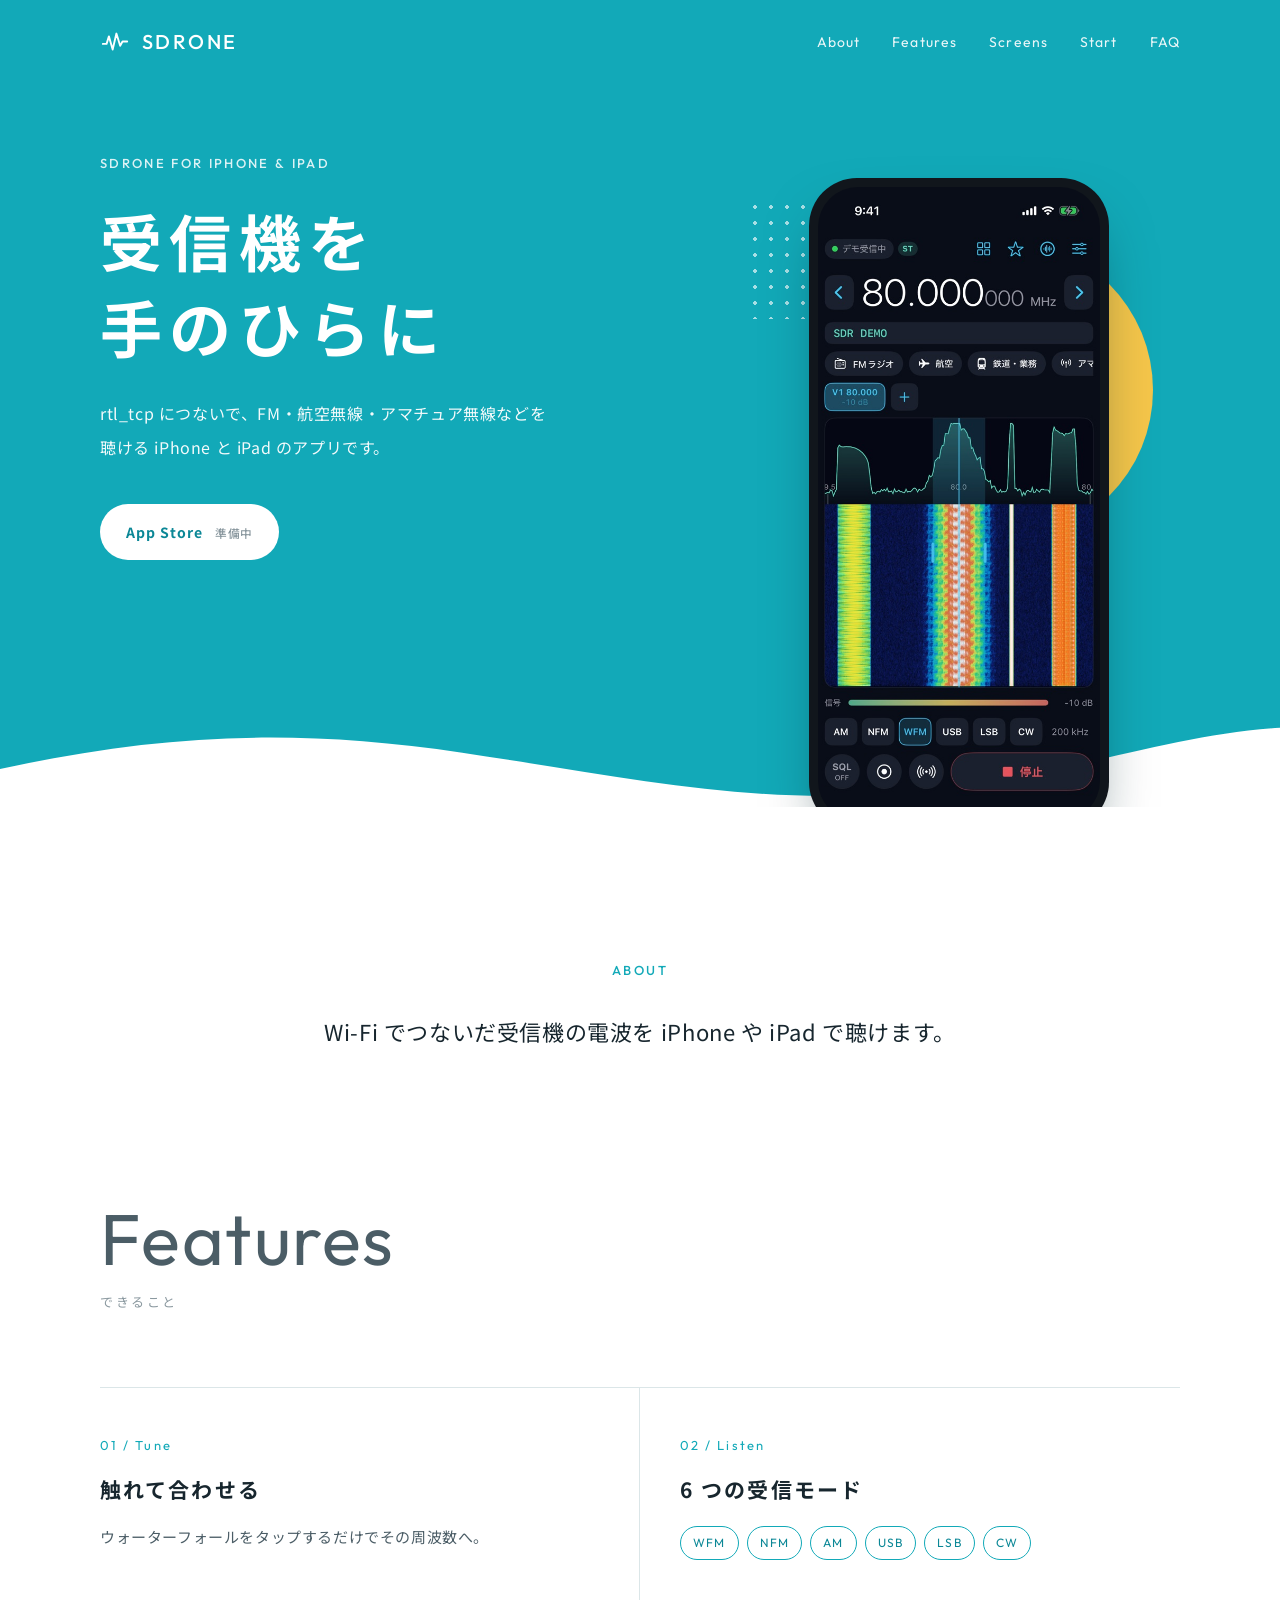
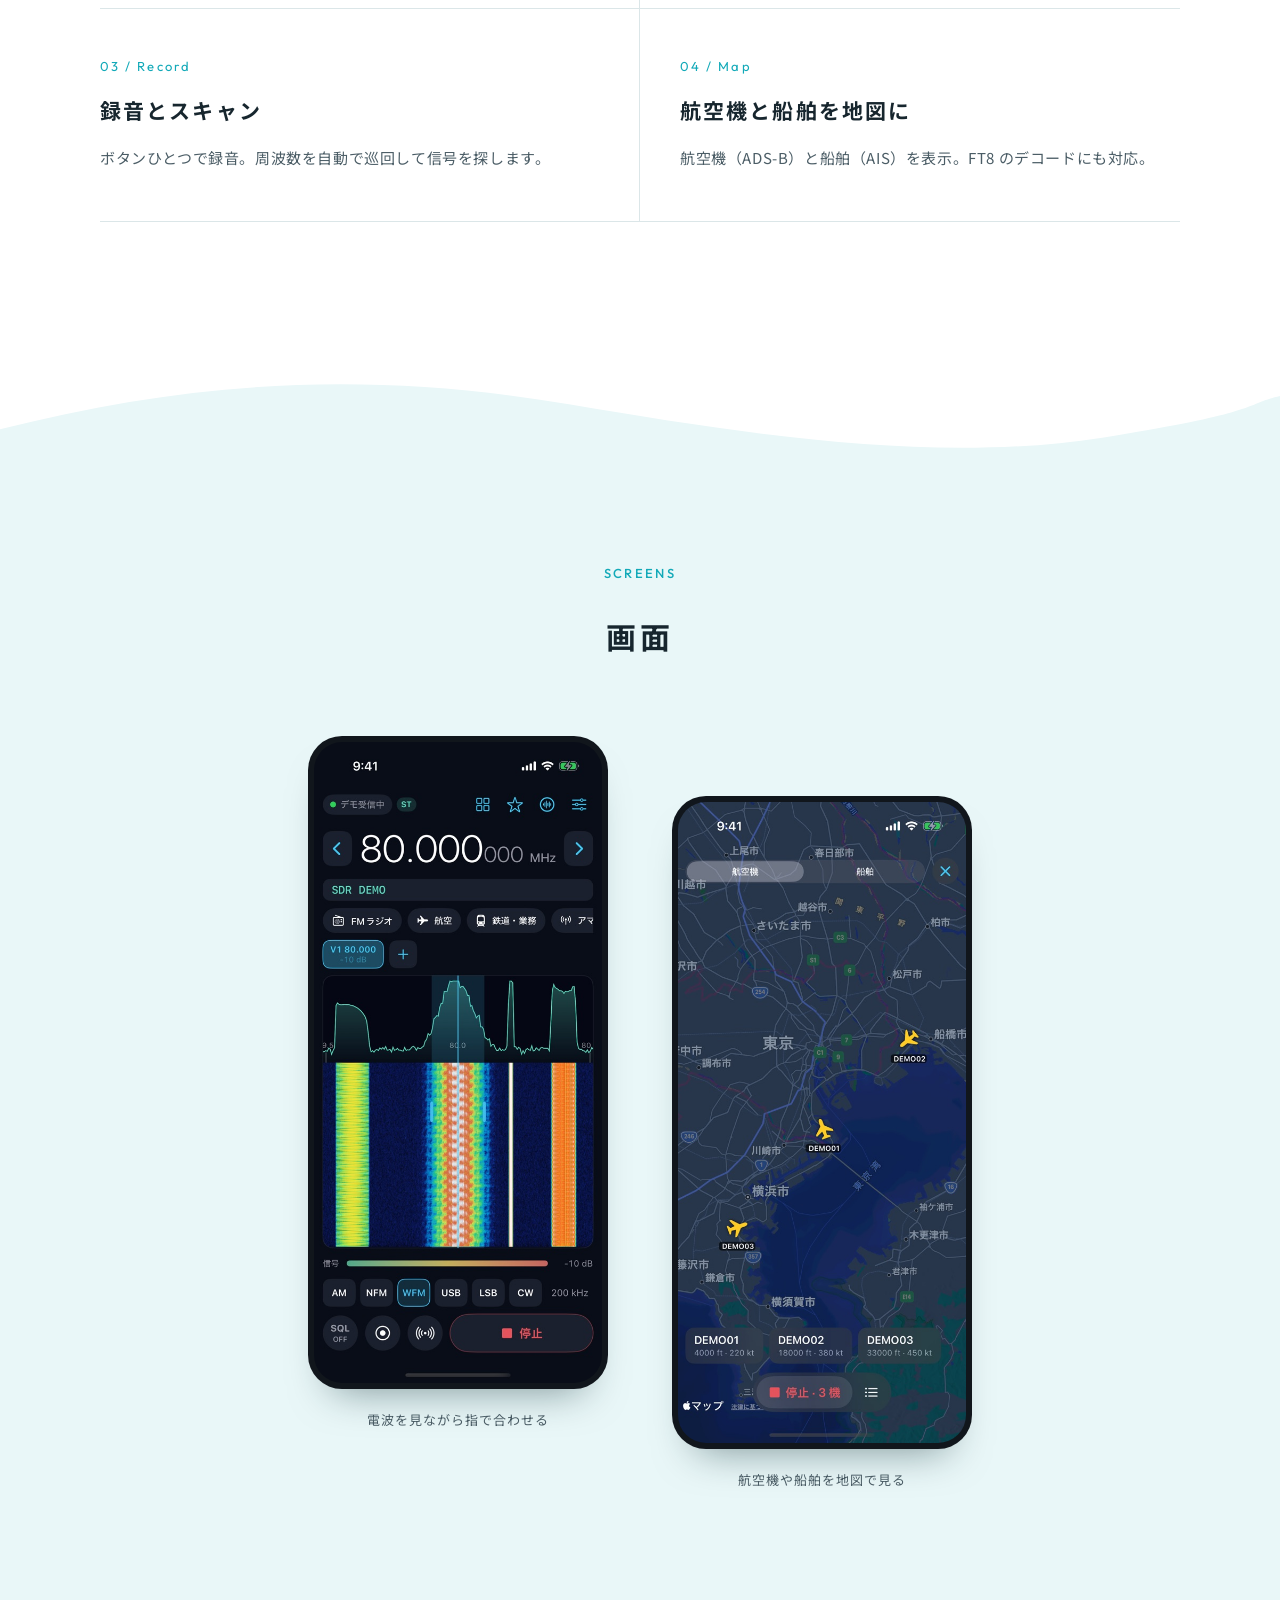
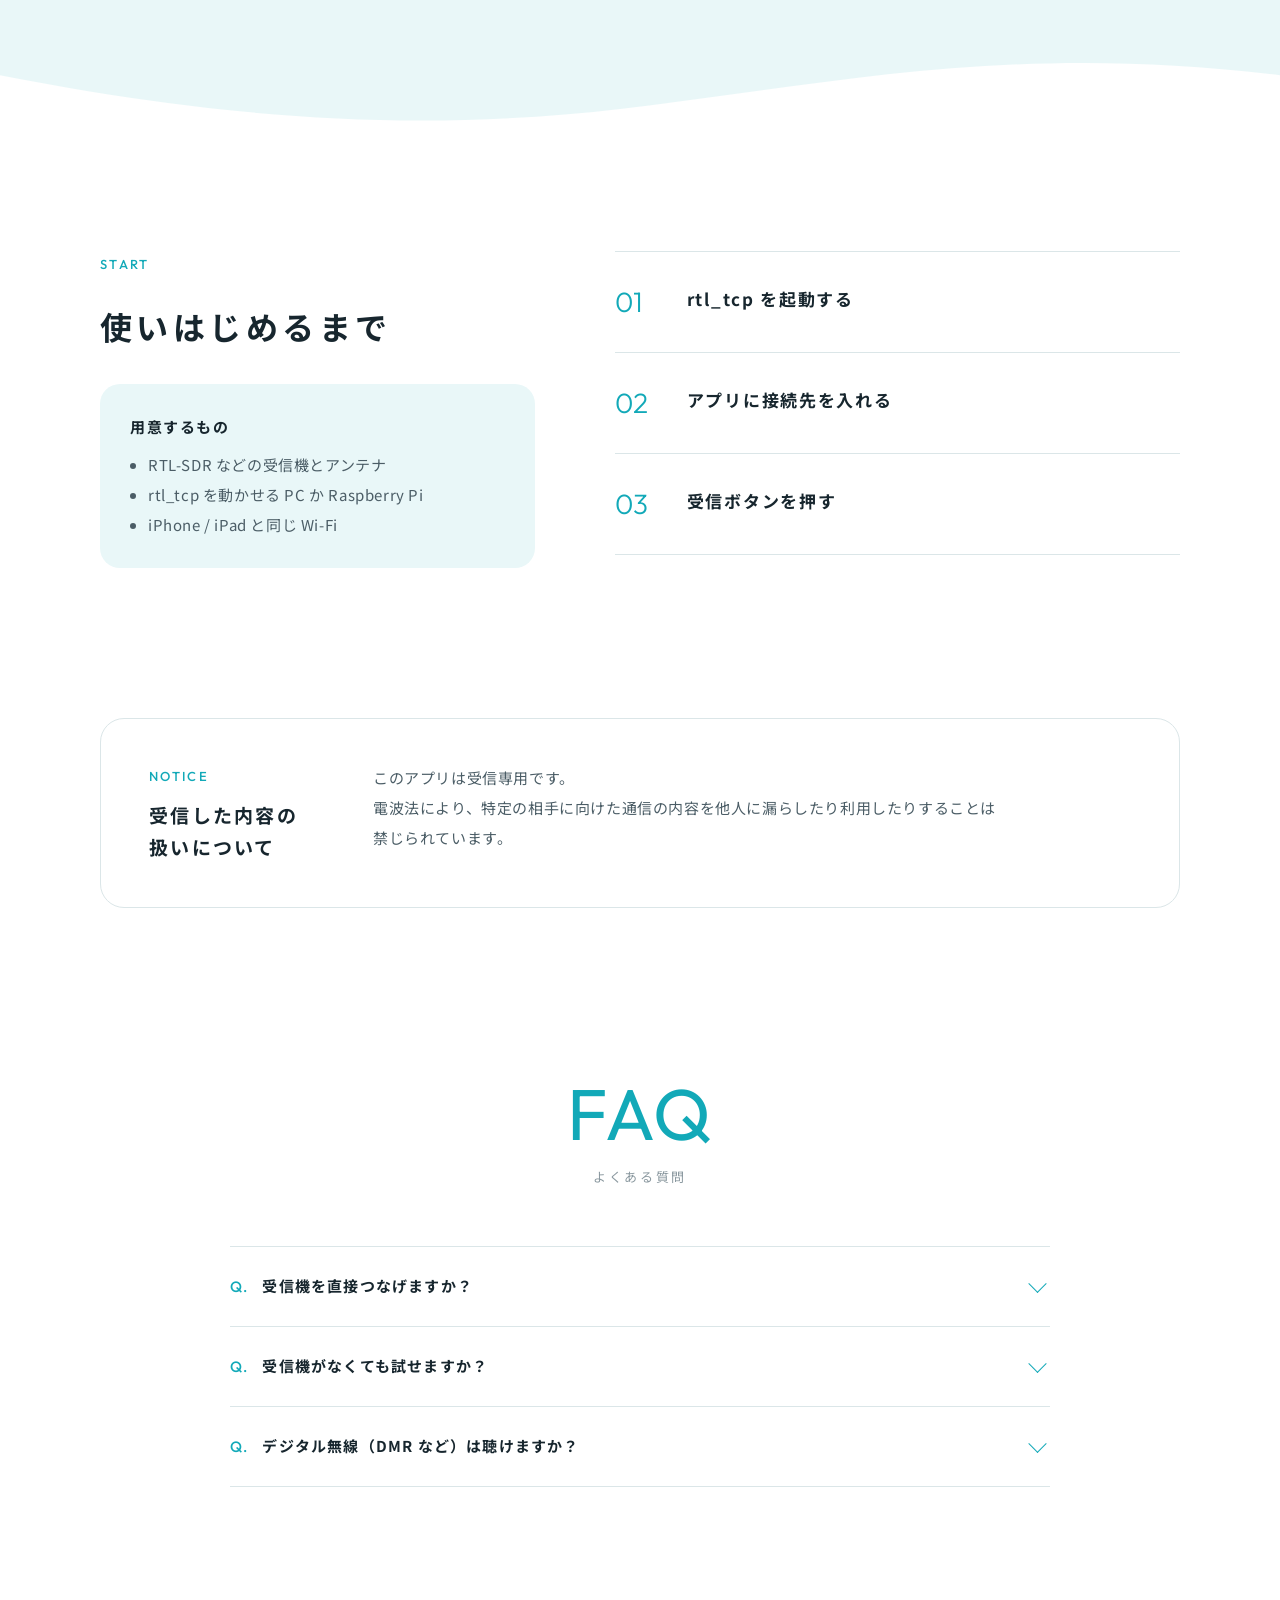
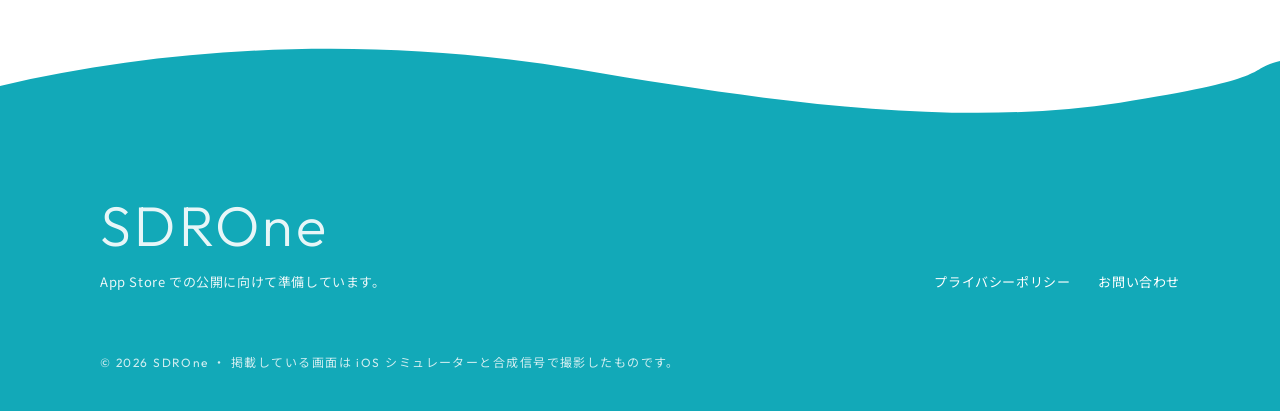
<file: index.html>
<!doctype html>
<html lang="ja">
<head>
  <meta charset="utf-8">
  <meta name="viewport" content="width=device-width, initial-scale=1">
  <title>SDROne | 受信機を手のひらに</title>
  <meta name="description" content="rtl_tcp で動いている RTL-SDR に Wi-Fi でつなぐ iPhone / iPad アプリです。ウォーターフォールを見ながら指で周波数を合わせて、FM・航空無線・アマチュア無線などを聴けます。航空機と船舶を地図に表示することもできます。">
  <meta name="theme-color" content="#12a9b8">
  <meta property="og:title" content="SDROne">
  <meta property="og:description" content="受信機を手のひらに。">
  <meta property="og:type" content="website">
  <meta property="og:url" content="https://yuma82.github.io/SDROne/">
  <meta property="og:image" content="https://yuma82.github.io/SDROne/assets/shot-fm.jpg">
  <link rel="icon" href="assets/app-icon.png" type="image/png">
  <link rel="apple-touch-icon" href="assets/app-icon.png">
  <link rel="preconnect" href="https://fonts.googleapis.com">
  <link rel="preconnect" href="https://fonts.gstatic.com" crossorigin>
  <link href="https://fonts.googleapis.com/css2?family=Outfit:wght@300;400;500&family=Noto+Sans+JP:wght@400;500;700&display=swap" rel="stylesheet">
  <link rel="stylesheet" href="style.css">
</head>
<body>
  <header class="header">
    <div class="wrap">
      <a class="logo" href="#top"><img src="assets/icon-white.svg" alt=""><span>SDRONE</span></a>
      <nav class="menu" aria-label="ページ内">
        <a href="#about">About</a>
        <a href="#features">Features</a>
        <a href="#screens">Screens</a>
        <a href="#start">Start</a>
        <a href="#faq">FAQ</a>
      </nav>
    </div>
  </header>

  <main id="top">
    <!-- Hero -->
    <section class="hero">
      <div class="wrap hero-inner">
        <div class="hero-copy">
          <div class="label">SDROne for iPhone &amp; iPad</div>
          <h1><span class="nb">受信機を</span><br><span class="nb">手のひらに</span></h1>
          <p class="lead">rtl_tcp に<wbr>つないで、<wbr>FM・航空無線・アマチュア無線などを<wbr>聴ける<wbr> iPhone と<wbr> iPad の<wbr>アプリです。</p>
          <span class="store">App Store <small>準備中</small></span>
        </div>
        <div class="hero-visual">
          <div class="sun" aria-hidden="true"></div>
          <div class="dots" aria-hidden="true"></div>
          <div class="phone">
            <img src="assets/shot-fm.jpg" alt="80.000 MHz の FM 放送を受信している画面。局名とステレオ表示、スペクトラムとウォーターフォール" width="600" height="1305">
          </div>
        </div>
      </div>
      <svg class="wave" viewBox="0 0 1440 160" preserveAspectRatio="none" aria-hidden="true"><path class="wave-white" d="M0 96C180 40 330 30 520 70s340 90 520 60 280-90 400-100v134H0Z"/></svg>
    </section>

    <!-- About -->
    <section id="about" class="pad statement">
      <div class="wrap reveal">
        <div class="label">About</div>
        <p class="statement-lead">Wi-Fi で<wbr>つないだ受信機の<wbr>電波を<wbr> iPhone や<wbr> iPad で<wbr>聴けます。</p>
      </div>
    </section>

    <!-- Features -->
    <section id="features" class="pad" style="padding-top:0">
      <div class="wrap">
        <div class="features-head reveal">
          <div>
            <p class="label-lg">Features</p>
            <span class="sub">できる<wbr>こと</span>
          </div>
        </div>

        <div class="feature-list">
          <article class="feature reveal">
            <div class="num">01 / Tune</div>
            <h3>触れて合わせる</h3>
            <p>ウォーターフォールを<wbr>タップするだけで<wbr>その周波数へ。</p>
          </article>
          <article class="feature reveal">
            <div class="num">02 / Listen</div>
            <h3>6 つの<wbr>受信モード</h3>
            <div class="tags"><span>WFM</span><span>NFM</span><span>AM</span><span>USB</span><span>LSB</span><span>CW</span></div>
          </article>
          <article class="feature reveal">
            <div class="num">03 / Record</div>
            <h3>録音と<wbr>スキャン</h3>
            <p>ボタンひとつで<wbr>録音。<wbr>周波数を<wbr>自動で<wbr>巡回して<wbr>信号を<wbr>探します。</p>
          </article>
          <article class="feature reveal">
            <div class="num">04 / Map</div>
            <h3>航空機と<wbr>船舶を<wbr>地図に</h3>
            <p>航空機<wbr>（ADS-B）と<wbr>船舶<wbr>（AIS）を<wbr>表示。<wbr>FT8 の<wbr>デコードにも<wbr>対応。</p>
          </article>
        </div>
      </div>
    </section>

    <!-- Screens -->
    <svg class="wave" viewBox="0 0 1440 120" preserveAspectRatio="none" aria-hidden="true" style="background:var(--white)"><path class="wave-pale" d="M0 70c220-60 420-70 640-30s420 70 600 40 160-40 200-50v90H0Z"/></svg>
    <section id="screens" class="screens" style="padding:90px 0 150px">
      <div class="wrap">
        <div class="screens-head reveal">
          <div class="label">Screens</div>
          <h2>画面</h2>
        </div>
        <div class="gallery reveal">
          <figure><div class="phone"><img src="assets/shot-fm.jpg" alt="FM 放送を受信している画面。スペクトラムとウォーターフォール" loading="lazy" width="552" height="1200"></div><figcaption>電波を<wbr>見ながら指で<wbr>合わせる</figcaption></figure>
          <figure><div class="phone"><img src="assets/shot-map.jpg" alt="航空機を地図に表示している画面" loading="lazy" width="552" height="1200"></div><figcaption>航空機や<wbr>船舶を<wbr>地図で<wbr>見る</figcaption></figure>
        </div>
      </div>
    </section>
    <svg class="wave" viewBox="0 0 1440 120" preserveAspectRatio="none" aria-hidden="true" style="background:var(--teal-pale)"><path class="wave-white" d="M0 40c240 50 460 70 700 40s440-80 740-40v80H0Z"/></svg>

    <!-- Start -->
    <section id="start" class="pad start" style="padding-top:110px">
      <div class="wrap start-grid">
        <div class="reveal">
          <div class="label">Start</div>
          <h2>使い<wbr>はじめるまで</h2>
          <dl class="need">
            <dt>用意する<wbr>もの</dt>
            <dd>
              <ul>
                <li>RTL-SDR などの<wbr>受信機と<wbr>アンテナ</li>
                <li>rtl_tcp を<wbr>動かせる<wbr> PC か<wbr> Raspberry Pi</li>
                <li>iPhone / iPad と<wbr>同じ Wi-Fi</li>
              </ul>
            </dd>
          </dl>
        </div>
        <ol class="steps reveal">
          <li><div><h3>rtl_tcp を<wbr>起動する</h3></div></li>
          <li><div><h3>アプリに<wbr>接続先を<wbr>入れる</h3></div></li>
          <li><div><h3>受信ボタンを<wbr>押す</h3></div></li>
        </ol>
      </div>
    </section>

    <!-- Note -->
    <section class="pad" style="padding-top:0">
      <div class="wrap">
        <div class="note reveal">
          <div>
            <div class="label">Notice</div>
            <h2>受信した<wbr>内容の<br>扱いに<wbr>ついて</h2>
          </div>
          <div>
            <p>このアプリは<wbr>受信専用です。<br>電波法に<wbr>より、<wbr>特定の<wbr>相手に<wbr>向けた<wbr>通信の<wbr>内容を<wbr>他人に<wbr>漏らしたり<wbr>利用したりする<wbr>ことは<wbr>禁じられています。</p>
          </div>
        </div>
      </div>
    </section>

    <!-- FAQ -->
    <section id="faq" class="pad" style="padding-top:20px">
      <div class="wrap">
        <div style="text-align:center" class="reveal">
          <p class="label-lg">FAQ</p>
          <span class="sub" style="display:block;margin-top:14px;font-size:13px;letter-spacing:.2em;color:var(--ink-3)">よくある質問</span>
        </div>
        <div class="faq reveal">
          <details>
            <summary>受信機を<wbr>直接つなげますか？</summary>
            <p>つなげません。<wbr>PC や<wbr> Raspberry Pi で<wbr> rtl_tcp を<wbr>動かして<wbr>そこに<wbr>ネットワーク経由で<wbr>つなぎます。</p>
          </details>
          <details>
            <summary>受信機が<wbr>なくても<wbr>試せますか？</summary>
            <p>試せます。<wbr>「デモ信号」で<wbr>操作を<wbr>一通り確認できます。</p>
          </details>
          <details>
            <summary>デジタル無線<wbr>（DMR など）は<wbr>聴けますか？</summary>
            <p>聴けません。<wbr>音声は<wbr>アナログ方式だけを<wbr>扱っています。</p>
          </details>
        </div>
      </div>
    </section>
  </main>

  <footer class="footer">
    <svg class="wave" viewBox="0 0 1440 120" preserveAspectRatio="none" aria-hidden="true"><path class="wave-teal" d="M0 60c200-50 430-60 650-20s430 70 610 40 140-40 180-50v90H0Z"/></svg>
    <div class="footer-body">
    <div class="wrap footer-inner">
      <div>
        <p class="big">SDROne</p>
        <p>App Store での<wbr>公開に<wbr>向けて<wbr>準備しています。</p>
      </div>
      <nav aria-label="フッター">
        <a href="privacy.html">プライバシーポリシー</a>
        <a href="contact.html">お問い合わせ</a>
      </nav>
    </div>
    <div class="wrap copy">© 2026 SDROne ・ 掲載している<wbr>画面は<wbr> iOS シミュレーターと<wbr>合成信号で<wbr>撮影した<wbr>ものです。</div>
    </div>
  </footer>

  <script>
    const io = new IntersectionObserver((entries) => {
      for (const e of entries) if (e.isIntersecting) { e.target.classList.add('in'); io.unobserve(e.target); }
    }, { threshold: 0.12 });
    document.querySelectorAll('.reveal').forEach((el) => io.observe(el));
  </script>
</body>
</html>
</file>
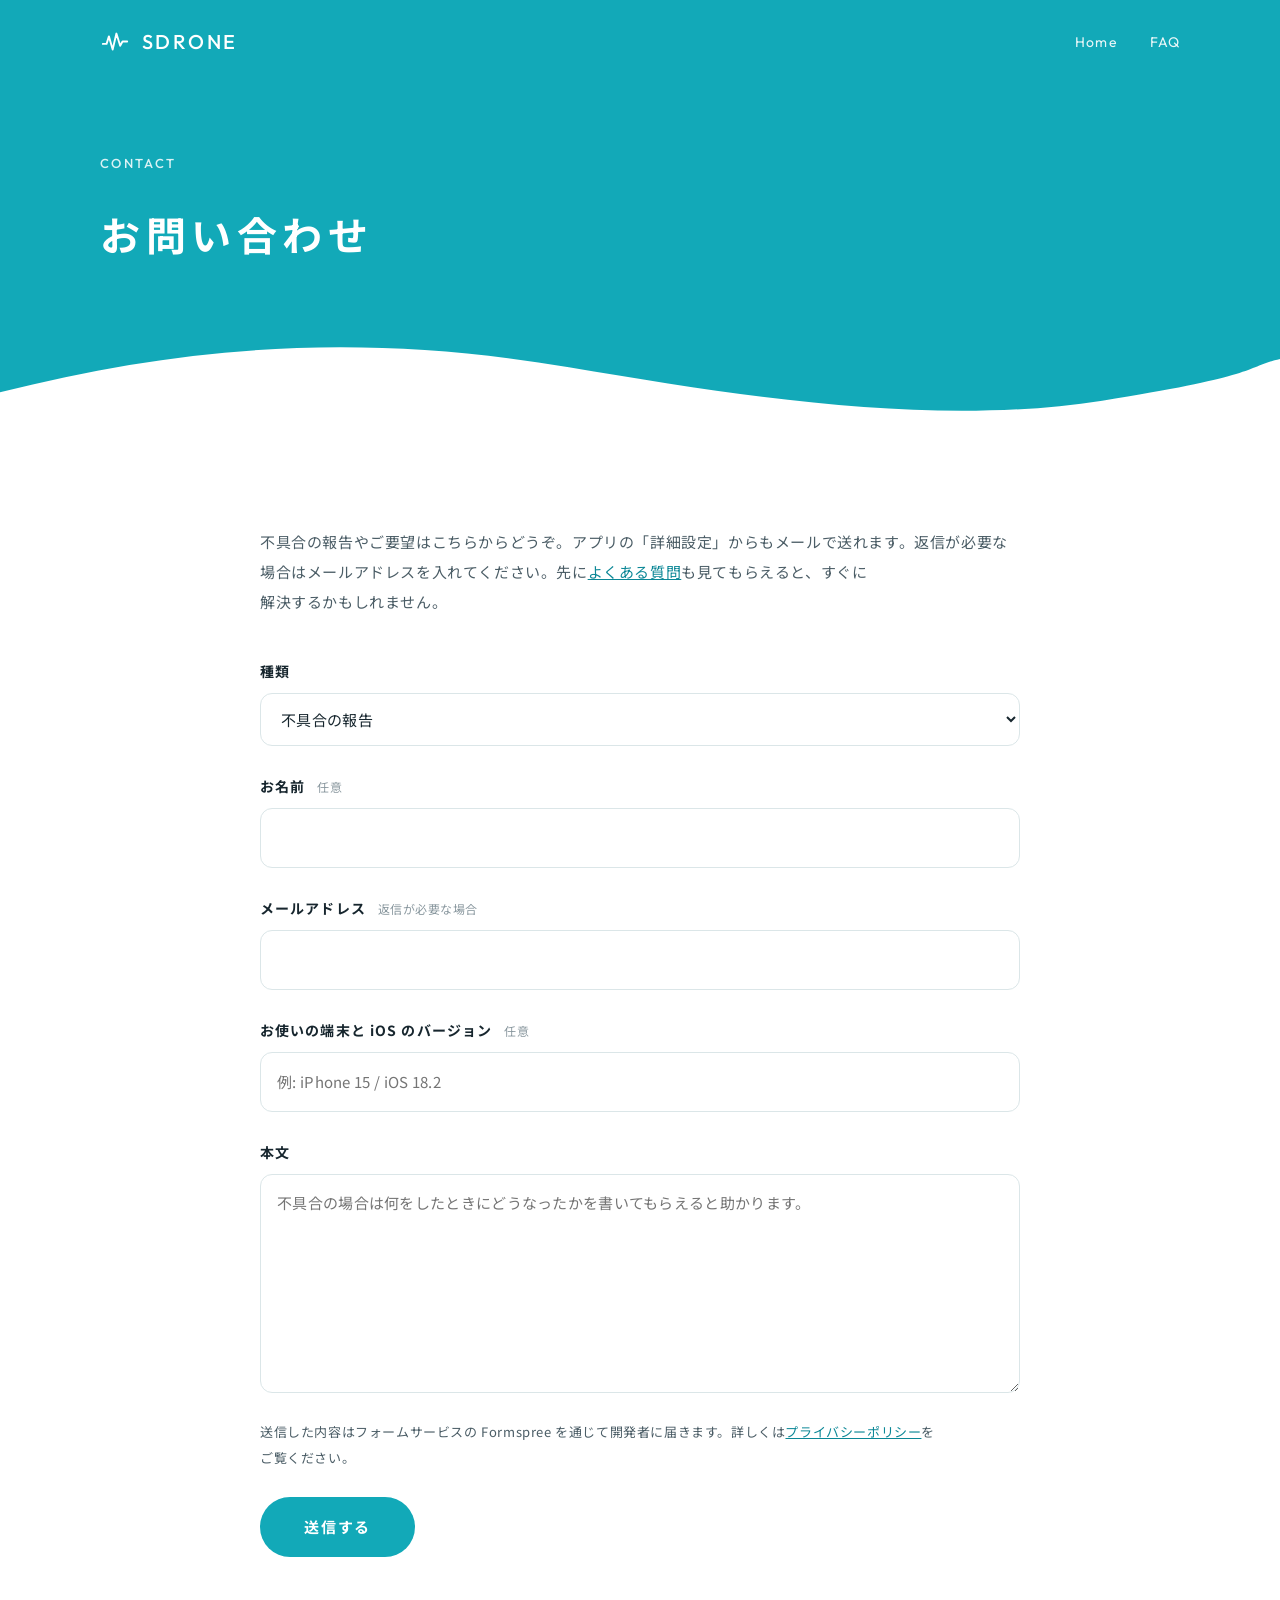
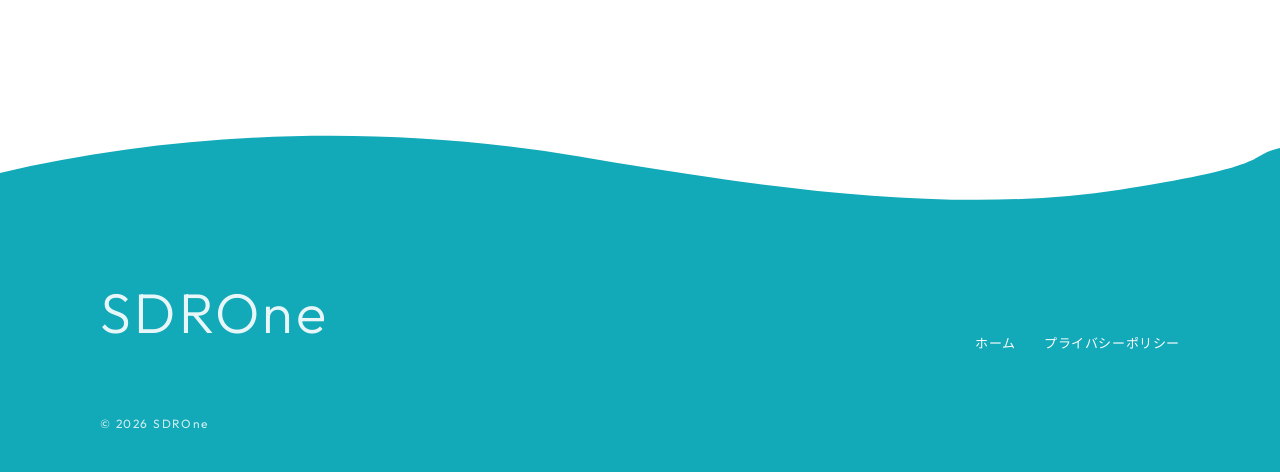
<file: contact.html>
<!doctype html>
<html lang="ja">
<head>
  <meta charset="utf-8">
  <meta name="viewport" content="width=device-width, initial-scale=1">
  <title>お問い合わせ | SDROne</title>
  <meta name="description" content="SDROne へのお問い合わせ">
  <meta name="theme-color" content="#12a9b8">
  <link rel="icon" href="assets/icon.svg" type="image/svg+xml">
  <link rel="preconnect" href="https://fonts.googleapis.com">
  <link rel="preconnect" href="https://fonts.gstatic.com" crossorigin>
  <link href="https://fonts.googleapis.com/css2?family=Outfit:wght@300;400;500&family=Noto+Sans+JP:wght@400;500;700&display=swap" rel="stylesheet">
  <link rel="stylesheet" href="style.css">
</head>
<body>
  <header class="header">
    <div class="wrap">
      <a class="logo" href="index.html"><img src="assets/icon-white.svg" alt=""><span>SDRONE</span></a>
      <nav class="menu"><a href="index.html">Home</a><a href="index.html#faq">FAQ</a></nav>
    </div>
  </header>
  <section class="doc-head">
    <div class="wrap">
      <div class="label">Contact</div>
      <h1>お問い合わせ</h1>
    </div>
    <svg class="wave" viewBox="0 0 1440 120" preserveAspectRatio="none" aria-hidden="true" style="margin-top:60px"><path class="wave-white" d="M0 70c220-60 420-70 640-30s420 70 600 40 160-40 200-50v90H0Z"/></svg>
  </section>

  <main class="wrap doc">
    <p>不具合の<wbr>報告や<wbr>ご要望は<wbr>こちらから<wbr>どうぞ。<wbr>アプリの<wbr>「詳細設定」からも<wbr>メールで<wbr>送れます。<wbr>返信が<wbr>必要な<wbr>場合は<wbr>メールアドレスを<wbr>入れてください。<wbr>先に<a href="index.html#faq">よくある質問</a>も<wbr>見て<wbr>もらえると、<wbr>すぐに<wbr>解決するかもしれません。</p>

    <form id="contact" class="form" action="https://formspree.io/f/xbgdqavl" method="POST">
      <div class="field">
        <label for="kind">種類</label>
        <select id="kind" name="種類">
          <option>不具合の報告</option>
          <option>機能の要望</option>
          <option>その他</option>
        </select>
      </div>
      <div class="field">
        <label for="name">お名前 <span class="opt">任意</span></label>
        <input id="name" name="名前" type="text" autocomplete="name">
      </div>
      <div class="field">
        <label for="email">メールアドレス <span class="opt">返信が<wbr>必要な<wbr>場合</span></label>
        <input id="email" name="email" type="email" autocomplete="email" inputmode="email">
      </div>
      <div class="field">
        <label for="device">お使いの<wbr>端末と<wbr> iOS の<wbr>バージョン <span class="opt">任意</span></label>
        <input id="device" name="端末" type="text" placeholder="例: iPhone 15 / iOS 18.2">
      </div>
      <div class="field">
        <label for="message">本文</label>
        <textarea id="message" name="本文" rows="7" required placeholder="不具合の場合は何をしたときにどうなったかを書いてもらえると助かります。"></textarea>
      </div>
      <!-- Spam trap: hidden from people, filled in by bots -->
      <input type="text" name="_gotcha" tabindex="-1" autocomplete="off" class="trap" aria-hidden="true">
      <input type="hidden" name="_subject" value="SDROne お問い合わせ">

      <p class="form-note">送信した<wbr>内容は<wbr>フォームサービスの<wbr> Formspree を<wbr>通じて<wbr>開発者に<wbr>届きます。<wbr>詳しくは<a href="privacy.html">プライバシーポリシー</a>を<wbr>ご覧ください。</p>
      <button type="submit" class="submit">送信する</button>
      <p id="status" class="status" role="status" aria-live="polite"></p>
    </form>
  </main>

  <footer class="footer">
    <svg class="wave" viewBox="0 0 1440 120" preserveAspectRatio="none" aria-hidden="true"><path class="wave-teal" d="M0 60c200-50 430-60 650-20s430 70 610 40 140-40 180-50v90H0Z"/></svg>
    <div class="footer-body">
      <div class="wrap footer-inner">
        <div><p class="big">SDROne</p></div>
        <nav aria-label="フッター"><a href="index.html">ホーム</a><a href="privacy.html">プライバシーポリシー</a></nav>
      </div>
      <div class="wrap copy">© 2026 SDROne</div>
    </div>
  </footer>

  <script>
    // Send in the background so the visitor stays on this page; without JS the form posts normally.
    const form = document.getElementById('contact');
    const status = document.getElementById('status');
    form.addEventListener('submit', async (e) => {
      e.preventDefault();
      const button = form.querySelector('.submit');
      button.disabled = true;
      status.className = 'status';
      status.textContent = '送信しています…';
      try {
        const res = await fetch(form.action, { method: 'POST', body: new FormData(form), headers: { Accept: 'application/json' } });
        if (!res.ok) throw new Error(String(res.status));
        form.reset();
        status.classList.add('ok');
        status.textContent = '送信しました。ありがとうございます。';
      } catch {
        status.classList.add('ng');
        status.textContent = '送信できませんでした。時間をおいて、もう一度お試しください。';
      } finally {
        button.disabled = false;
      }
    });
  </script>
</body>
</html>
</file>
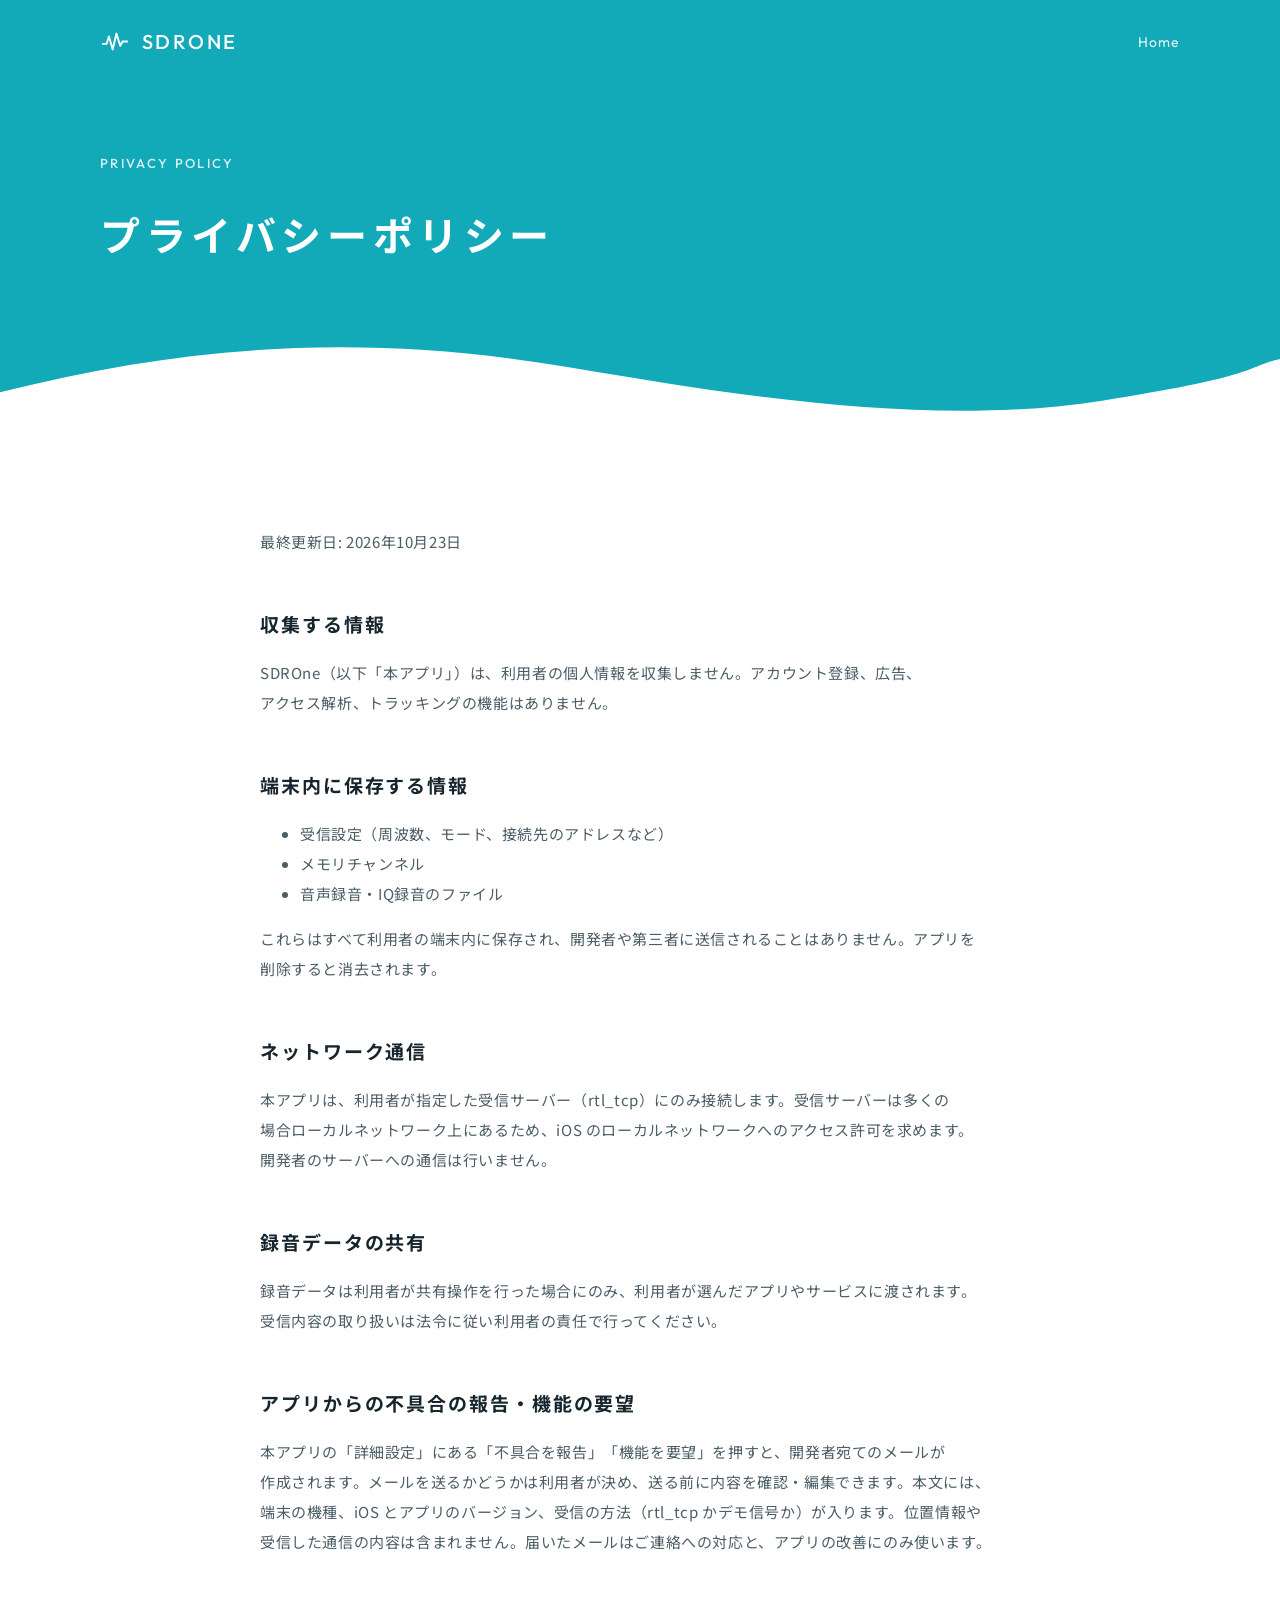
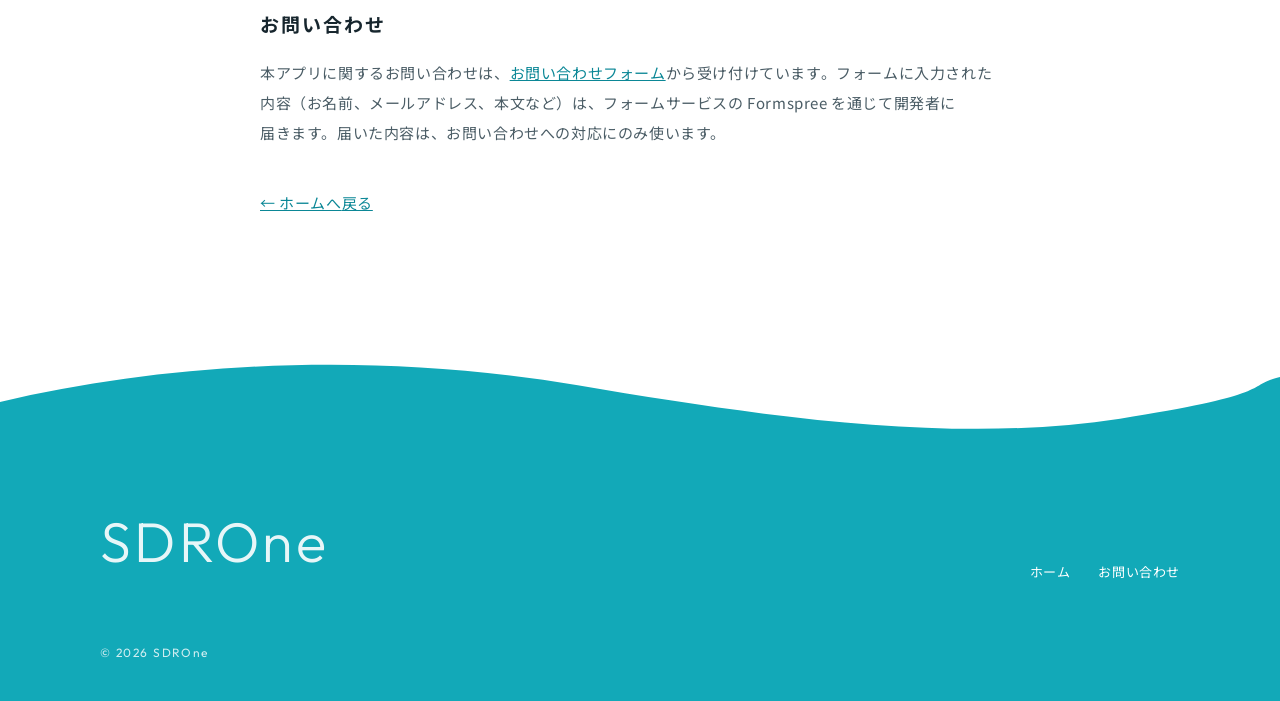
<file: privacy.html>
<!doctype html>
<html lang="ja">
<head>
  <meta charset="utf-8">
  <meta name="viewport" content="width=device-width, initial-scale=1">
  <title>プライバシーポリシー | SDROne</title>
  <meta name="description" content="SDROne のプライバシーポリシー">
  <meta name="theme-color" content="#12a9b8">
  <link rel="icon" href="assets/icon.svg" type="image/svg+xml">
  <link rel="preconnect" href="https://fonts.googleapis.com">
  <link rel="preconnect" href="https://fonts.gstatic.com" crossorigin>
  <link href="https://fonts.googleapis.com/css2?family=Outfit:wght@300;400;500&family=Noto+Sans+JP:wght@400;500;700&display=swap" rel="stylesheet">
  <link rel="stylesheet" href="style.css">
</head>
<body>
  <header class="header">
    <div class="wrap">
      <a class="logo" href="index.html"><img src="assets/icon-white.svg" alt=""><span>SDRONE</span></a>
      <nav class="menu"><a href="index.html">Home</a></nav>
    </div>
  </header>
  <section class="doc-head">
    <div class="wrap">
      <div class="label">Privacy Policy</div>
      <h1>プライバシーポリシー</h1>
    </div>
    <svg class="wave" viewBox="0 0 1440 120" preserveAspectRatio="none" aria-hidden="true" style="margin-top:60px"><path class="wave-white" d="M0 70c220-60 420-70 640-30s420 70 600 40 160-40 200-50v90H0Z"/></svg>
  </section>
<main class="wrap doc">
    <p>最終更新日: 2026年10月23日</p>

    <h2>収集する<wbr>情報</h2>
    <p>SDROne<wbr>（以下<wbr>「本アプリ」）は、<wbr>利用者の<wbr>個人情報を<wbr>収集しません。<wbr>アカウント登録、<wbr>広告、<wbr>アクセス解析、<wbr>トラッキングの<wbr>機能は<wbr>ありません。</p>

    <h2>端末内に<wbr>保存する<wbr>情報</h2>
    <ul>
      <li>受信設定<wbr>（周波数、<wbr>モード、<wbr>接続先の<wbr>アドレスなど）</li>
      <li>メモリチャンネル</li>
      <li>音声録音・IQ録音の<wbr>ファイル</li>
    </ul>
    <p>これらは<wbr>すべて<wbr>利用者の<wbr>端末内に<wbr>保存され、<wbr>開発者や<wbr>第三者に<wbr>送信される<wbr>ことは<wbr>ありません。<wbr>アプリを<wbr>削除すると<wbr>消去されます。</p>

    <h2>ネットワーク通信</h2>
    <p>本アプリは、<wbr>利用者が<wbr>指定した<wbr>受信サーバー<wbr>（rtl_tcp）に<wbr>のみ<wbr>接続します。<wbr>受信サーバーは<wbr>多くの<wbr>場合ローカルネットワーク上に<wbr>ある<wbr>ため、<wbr>iOS の<wbr>ローカルネットワークへの<wbr>アクセス許可を<wbr>求めます。<wbr>開発者の<wbr>サーバーへの<wbr>通信は<wbr>行いません。</p>

    <h2>録音データの<wbr>共有</h2>
    <p>録音データは<wbr>利用者が<wbr>共有操作を<wbr>行った<wbr>場合に<wbr>のみ、<wbr>利用者が<wbr>選んだ<wbr>アプリや<wbr>サービスに<wbr>渡されます。<wbr>受信内容の<wbr>取り扱いは<wbr>法令に<wbr>従い<wbr>利用者の<wbr>責任で<wbr>行ってください。</p>

    <h2>アプリからの<wbr>不具合の<wbr>報告・機能の<wbr>要望</h2>
    <p>本アプリの<wbr>「詳細設定」に<wbr>ある<wbr>「不具合を<wbr>報告」<wbr>「機能を<wbr>要望」を<wbr>押すと、<wbr>開発者宛ての<wbr>メールが<wbr>作成されます。<wbr>メールを<wbr>送るか<wbr>どうかは<wbr>利用者が<wbr>決め、<wbr>送る<wbr>前に<wbr>内容を<wbr>確認・編集できます。<wbr>本文には、<wbr>端末の<wbr>機種、<wbr>iOS と<wbr>アプリの<wbr>バージ<wbr>ョン、<wbr>受信の<wbr>方<wbr>法<wbr>（rtl_tcp か<wbr>デモ信号か）が<wbr>入ります。<wbr>位置情報や<wbr>受信した<wbr>通信の<wbr>内容は<wbr>含まれません。<wbr>届いた<wbr>メールは<wbr>ご連絡への<wbr>対応と、<wbr>アプリの<wbr>改善に<wbr>のみ<wbr>使います。</p>

    <h2>お問い合わせ</h2>
    <p>本アプリに<wbr>関する<wbr>お問い合わせは、<a href="contact.html">お問い合わせフォーム</a>から<wbr>受け付けています。<wbr>フォームに<wbr>入力された<wbr>内容<wbr>（<wbr>お名前、<wbr>メールアドレス、<wbr>本文など）は、<wbr>フォームサービスの<wbr> Formspree を<wbr>通じて<wbr>開発者に<wbr>届きます。<wbr>届いた<wbr>内容は、<wbr>お問い合わせへの<wbr>対応に<wbr>のみ<wbr>使います。</p>

    <p style="margin-top:40px"><a href="index.html">← ホームへ<wbr>戻る</a></p>
  </main>
  <footer class="footer">
    <svg class="wave" viewBox="0 0 1440 120" preserveAspectRatio="none" aria-hidden="true"><path class="wave-teal" d="M0 60c200-50 430-60 650-20s430 70 610 40 140-40 180-50v90H0Z"/></svg>
    <div class="footer-body">
    <div class="wrap footer-inner">
      <div><p class="big">SDROne</p></div>
      <nav aria-label="フッター"><a href="index.html">ホーム</a><a href="contact.html">お問い合わせ</a></nav>
    </div>
    <div class="wrap copy">© 2026 SDROne</div>
    </div>
  </footer>
</body>
</html>
</file>
<file: style.css>
:root {
  --teal: #12a9b8;
  --teal-deep: #0b8796;
  --teal-pale: #e9f7f8;
  --sun: #f5c64a;
  --ink: #17262e;
  --ink-2: #4b5d66;
  --ink-3: #8a989f;
  --line: #dbe6e8;
  --white: #ffffff;
  --jp: "Noto Sans JP", "Hiragino Kaku Gothic ProN", "Hiragino Sans", system-ui, sans-serif;
  --en: "Outfit", "Noto Sans JP", system-ui, sans-serif;
  --maxw: 1080px;
}

* { box-sizing: border-box; }
html { scroll-behavior: smooth; }
body {
  margin: 0;
  background: var(--white);
  color: var(--ink);
  font-family: var(--jp);
  font-size: 15px;
  line-height: 2;
  letter-spacing: 0.04em;
  -webkit-font-smoothing: antialiased;
  overflow-x: hidden;
}
img { max-width: 100%; display: block; }
a { color: inherit; }
/* Lines break only at the <wbr> phrase boundaries in the HTML (see tools/wrap_phrases.py). */
body { word-break: keep-all; overflow-wrap: break-word; line-break: strict; }

.wrap { width: min(var(--maxw), 100% - 48px); margin-inline: auto; }

/* Small English label, as used above every section title */
.label {
  font-family: var(--en); font-weight: 500; font-size: 13px; letter-spacing: 0.18em;
  text-transform: uppercase; color: var(--teal);
}
.label-lg { font-family: var(--en); font-weight: 400; font-size: clamp(40px, 6vw, 72px); letter-spacing: 0.02em; line-height: 1; color: var(--teal); margin: 0; }
.label-lg + .sub { display: block; margin-top: 14px; font-size: 13px; letter-spacing: 0.2em; color: var(--ink-3); }

/* ---------- Header ---------- */
.header { position: absolute; inset: 0 0 auto; z-index: 20; }
.header .wrap { display: flex; align-items: center; justify-content: space-between; height: 84px; }
.logo { display: flex; align-items: center; gap: 12px; text-decoration: none; color: var(--white); }
.logo img { width: 30px; height: 30px; }
.logo span { font-family: var(--en); font-weight: 500; font-size: 20px; letter-spacing: 0.12em; }
.menu { display: flex; gap: 32px; }
.menu a { font-family: var(--en); font-size: 14px; letter-spacing: 0.08em; color: var(--white); text-decoration: none; opacity: .9; }
.menu a:hover { opacity: 1; text-decoration: underline; text-underline-offset: 6px; }
@media (max-width: 760px) { .menu { display: none; } }

/* ---------- Hero ---------- */
.hero { position: relative; background: var(--teal); color: var(--white); padding: 150px 0 0; overflow: hidden; }
.nb { white-space: nowrap; }
.sp { display: none; }
@media (max-width: 560px) { .sp { display: inline; } }
.hero-inner { display: grid; grid-template-columns: 1.15fr .85fr; align-items: end; gap: 40px; }
@media (max-width: 880px) { .hero-inner { grid-template-columns: 1fr; } .hero { padding-top: 120px; } }
.hero .label { color: rgba(255,255,255,.85); }
.hero h1 {
  margin: 22px 0 28px; font-weight: 700; font-size: clamp(30px, 4.9vw, 62px);
  line-height: 1.38; letter-spacing: 0.12em;
}
.hero p.lead { margin: 0 0 40px; font-size: 16px; line-height: 2.1; max-width: 30em; opacity: .95; }
.store {
  display: inline-flex; align-items: center; gap: 12px; padding: 14px 26px; border-radius: 999px;
  background: var(--white); color: var(--teal-deep); font-weight: 700; font-size: 14px; letter-spacing: .08em;
}
.store small { font-weight: 500; color: var(--ink-3); letter-spacing: .04em; }
.hero-copy { padding-bottom: 150px; }
@media (max-width: 880px) { .hero-copy { padding-bottom: 20px; } }

.hero-visual { position: relative; display: flex; justify-content: center; }
.sun { position: absolute; width: 300px; height: 300px; border-radius: 50%; background: var(--sun); right: 6%; bottom: 32%; }
.dots { position: absolute; left: 2%; top: 4%; width: 120px; height: 120px; opacity: .7;
  background-image: radial-gradient(rgba(255,255,255,.9) 1.6px, transparent 1.8px); background-size: 16px 16px; }
@media (max-width: 880px) { .sun { width: 220px; height: 220px; } }

.phone {
  position: relative; width: min(300px, 70vw); aspect-ratio: 1206 / 2622; border-radius: 48px; padding: 9px;
  background: #11161c; box-shadow: 0 30px 60px -20px rgba(6, 40, 46, .55);
}
.phone img { width: 100%; height: 100%; object-fit: cover; border-radius: 40px; }
.hero .phone { margin-bottom: -120px; z-index: 2; }

/* Wave edges */
.wave { display: block; width: 100%; height: 100px; margin: -1px 0; position: relative; }
@media (max-width: 760px) { .wave { height: 56px; } }
.wave-white { fill: var(--white); }
.wave-pale { fill: var(--teal-pale); }
.wave-teal { fill: var(--teal); }
.hero .wave { position: relative; z-index: 1; margin-top: -1px; margin-bottom: -2px; }

/* ---------- Sections ---------- */
section { position: relative; }
.pad { padding: 150px 0; }
@media (max-width: 760px) { .pad { padding: 100px 0; } }

/* Statement */
.statement { text-align: center; }
.statement h2 { font-size: clamp(26px, 3.6vw, 40px); font-weight: 700; letter-spacing: .14em; line-height: 1.7; margin: 26px 0 40px; }
.statement .statement-lead { margin-top: 26px; font-size: clamp(17px, 2vw, 22px); line-height: 2; color: var(--ink); }
.statement p { margin: 0 auto; max-width: 38em; color: var(--ink-2); line-height: 2.4; }

/* Features */
.features-head { display: flex; justify-content: space-between; align-items: end; gap: 32px; flex-wrap: wrap; margin-bottom: 72px; }
.features-head p { margin: 0; max-width: 26em; color: var(--ink-2); }
.feature-list { display: grid; grid-template-columns: 1fr 1fr; border-top: 1px solid var(--line); }
@media (max-width: 760px) { .feature-list { grid-template-columns: 1fr; } }
.feature { padding: 44px 40px 48px 0; border-bottom: 1px solid var(--line); }
.feature:nth-child(odd) { border-right: 1px solid var(--line); }
.feature:nth-child(even) { padding-left: 40px; padding-right: 0; }
@media (max-width: 760px) { .feature, .feature:nth-child(even), .feature:nth-child(odd) { padding: 36px 0; border-right: 0; } }
.feature .num { font-family: var(--en); font-size: 13px; letter-spacing: .16em; color: var(--teal); }
.feature h3 { margin: 10px 0 12px; font-size: 21px; letter-spacing: .1em; }
.feature p { margin: 0; color: var(--ink-2); }
.tags { display: flex; flex-wrap: wrap; gap: 8px; margin-top: 16px; }
.tags span { font-family: var(--en); font-size: 12px; letter-spacing: .1em; padding: 4px 12px; border-radius: 999px; border: 1px solid var(--teal); color: var(--teal-deep); }

.also { margin-top: 56px; display: grid; grid-template-columns: 180px 1fr; gap: 24px; }
@media (max-width: 760px) { .also { grid-template-columns: 1fr; } }
.also ul { list-style: none; margin: 0; padding: 0; display: grid; grid-template-columns: 1fr 1fr; gap: 6px 40px; color: var(--ink-2); }
@media (max-width: 600px) { .also ul { grid-template-columns: 1fr; } }
.also li::before { content: ""; display: inline-block; width: 6px; height: 6px; border-radius: 50%; background: var(--teal); margin-right: 12px; vertical-align: middle; }

/* Screens */
.screens { background: var(--teal-pale); }
.screens-head { text-align: center; margin-bottom: 70px; }
.screens-head h2 { font-size: clamp(22px, 3vw, 30px); letter-spacing: .14em; margin: 20px 0 0; }
.gallery { display: grid; grid-template-columns: repeat(4, 1fr); gap: 28px; align-items: start; }
.gallery figure { margin: 0; }
.gallery figure:nth-child(even) { margin-top: 60px; }
.gallery .phone { width: 100%; border-radius: 34px; padding: 6px; box-shadow: 0 24px 40px -24px rgba(6, 40, 46, .5); }
.gallery .phone img { border-radius: 28px; }
.gallery figcaption { margin-top: 18px; font-size: 13px; color: var(--ink-2); text-align: center; letter-spacing: .08em; }
.gallery { grid-template-columns: repeat(2, minmax(0, 300px)); justify-content: center; gap: 40px 64px; margin: 0 auto; }
.gallery figure:nth-child(even) { margin-top: 0; }
.gallery figure:nth-child(3n+2) { margin-top: 60px; }
@media (max-width: 880px) {
  .gallery { grid-template-columns: repeat(2, 1fr); gap: 24px; }
  .gallery figure:nth-child(3n+2) { margin-top: 0; }
  .gallery figure:nth-child(even) { margin-top: 40px; }
}
.tablet-wrap { margin: 90px auto 0; max-width: 880px; }
.tablet { background: #11161c; border-radius: 26px; padding: 12px; box-shadow: 0 30px 60px -28px rgba(6, 40, 46, .55); }
.tablet img { display: block; width: 100%; height: auto; border-radius: 16px; }
.tablet-wrap figcaption { margin-top: 18px; font-size: 13px; color: var(--ink-2); text-align: center; letter-spacing: .08em; }
@media (max-width: 480px) { .gallery { gap: 16px; } .gallery figure:nth-child(even) { margin-top: 30px; } }

/* Start */
.start-grid { display: grid; grid-template-columns: 1fr 1.3fr; gap: 80px; }
@media (max-width: 880px) { .start-grid { grid-template-columns: 1fr; gap: 48px; } }
.start h2 { font-size: clamp(24px, 3vw, 32px); letter-spacing: .14em; margin: 24px 0 24px; line-height: 1.6; }
.start p { color: var(--ink-2); margin: 0; }
.need { margin: 32px 0 0; padding: 28px 30px; border-radius: 20px; background: var(--teal-pale); }
.need dt { font-weight: 700; letter-spacing: .1em; margin-bottom: 8px; }
.need dd { margin: 0; color: var(--ink-2); }
.need dd ul { margin: 0; padding-left: 1.2em; }
ol.steps { list-style: none; margin: 0; padding: 0; counter-reset: s; }
ol.steps li { counter-increment: s; display: grid; grid-template-columns: 64px 1fr; gap: 8px; padding: 30px 0; border-bottom: 1px solid var(--line); }
ol.steps li:first-child { border-top: 1px solid var(--line); }
ol.steps li::before { content: counter(s, decimal-leading-zero); font-family: var(--en); font-size: 28px; font-weight: 300; color: var(--teal); line-height: 1.4; }
ol.steps h3 { margin: 0 0 6px; font-size: 17px; letter-spacing: .1em; }
ol.steps p { margin: 0; color: var(--ink-2); }
code { font-family: ui-monospace, "SF Mono", Menlo, monospace; font-size: .9em; background: var(--teal-pale); color: var(--teal-deep); padding: 2px 8px; border-radius: 6px; letter-spacing: 0; }

/* Note */
.note { border-radius: 24px; border: 1px solid var(--line); padding: 44px 48px; display: grid; grid-template-columns: 200px 1fr; gap: 24px; }
@media (max-width: 760px) { .note { grid-template-columns: 1fr; padding: 32px 26px; } }
.note h2 { margin: 10px 0 0; font-size: 19px; letter-spacing: .12em; line-height: 1.7; }
.note p { margin: 0 0 12px; color: var(--ink-2); }
.note p:last-child { margin-bottom: 0; }

/* FAQ */
.faq { max-width: 820px; margin: 56px auto 0; }
.faq details { border-bottom: 1px solid var(--line); }
.faq details:first-child { border-top: 1px solid var(--line); }
.faq summary { cursor: pointer; list-style: none; padding: 24px 40px 24px 0; font-weight: 700; letter-spacing: .08em; position: relative; }
.faq summary::-webkit-details-marker { display: none; }
.faq summary::before { content: "Q."; font-family: var(--en); color: var(--teal); margin-right: 14px; font-weight: 500; }
.faq summary::after { content: ""; position: absolute; right: 6px; top: 50%; width: 12px; height: 12px; border-right: 1.5px solid var(--teal); border-bottom: 1.5px solid var(--teal); transform: translateY(-75%) rotate(45deg); transition: transform .25s ease; }
.faq details[open] summary::after { transform: translateY(-25%) rotate(-135deg); }
.faq details p { margin: 0 0 26px 36px; color: var(--ink-2); }

/* Footer */
.footer { color: var(--white); }
.footer-body { background: var(--teal); }
.footer-inner { padding: 60px 0 56px; display: flex; flex-wrap: wrap; justify-content: space-between; gap: 32px; align-items: end; }
.footer .big { font-family: var(--en); font-weight: 300; font-size: clamp(32px, 5vw, 56px); letter-spacing: .06em; line-height: 1.1; margin: 0 0 12px; }
.footer p { margin: 0; font-size: 13px; opacity: .9; }
.footer nav { display: flex; gap: 28px; font-size: 13px; }
.footer nav a { text-decoration: none; }
.footer nav a:hover { text-decoration: underline; text-underline-offset: 5px; }
.copy { font-family: var(--en); font-size: 12px; letter-spacing: .12em; opacity: .8; padding-bottom: 36px; }

/* Reveal */
.reveal { opacity: 0; transform: translateY(24px); transition: opacity .9s ease, transform .9s ease; }
.reveal.in { opacity: 1; transform: none; }
@media (prefers-reduced-motion: reduce) { .reveal { opacity: 1; transform: none; transition: none; } html { scroll-behavior: auto; } }

/* Document page */
.doc-head { background: var(--teal); color: var(--white); padding: 150px 0 0; }
.doc-head .wave { margin-bottom: -2px; }
.doc-head h1 { margin: 18px 0 0; font-size: clamp(28px, 4vw, 40px); letter-spacing: .14em; }
.doc-head .label { color: rgba(255,255,255,.85); }
.doc { max-width: 760px; padding: 80px 0 120px; }
.doc h2 { font-size: 19px; letter-spacing: .1em; margin: 48px 0 12px; }
.doc p, .doc li { color: var(--ink-2); }
.draft { display: inline-block; font-size: 12px; padding: 4px 14px; border-radius: 999px; background: #fff5d6; color: #8a6400; letter-spacing: .06em; }

/* Contact form */
.form { margin-top: 40px; display: grid; gap: 26px; }
.field { display: grid; gap: 8px; }
.field label { font-weight: 700; letter-spacing: .08em; font-size: 14px; }
.opt { font-weight: 400; font-size: 12px; color: var(--ink-3); margin-left: 8px; letter-spacing: .04em; }
.field input, .field select, .field textarea {
  font: inherit; letter-spacing: .02em; color: var(--ink); width: 100%;
  padding: 14px 16px; border-radius: 12px; border: 1px solid var(--line); background: var(--white);
  transition: border-color .2s ease, box-shadow .2s ease;
}
.field textarea { resize: vertical; line-height: 1.8; }
.field input:focus, .field select:focus, .field textarea:focus { outline: none; border-color: var(--teal); box-shadow: 0 0 0 4px rgba(18, 169, 184, .14); }
.trap { position: absolute; left: -9999px; width: 1px; height: 1px; opacity: 0; }
.form-note { margin: 0; font-size: 13px; color: var(--ink-3); }
.form-note a, .doc a { color: var(--teal-deep); }
.submit {
  justify-self: start; font: inherit; font-weight: 700; letter-spacing: .12em; color: var(--white);
  background: var(--teal); border: 0; border-radius: 999px; padding: 15px 44px; cursor: pointer;
  transition: background .2s ease, transform .2s ease;
}
.submit:hover { background: var(--teal-deep); transform: translateY(-1px); }
.submit:disabled { opacity: .6; cursor: default; transform: none; }
.status { margin: 0; min-height: 1.5em; font-size: 14px; }
.status.ok { color: var(--teal-deep); }
.status.ng { color: #c0392b; }
</file>
